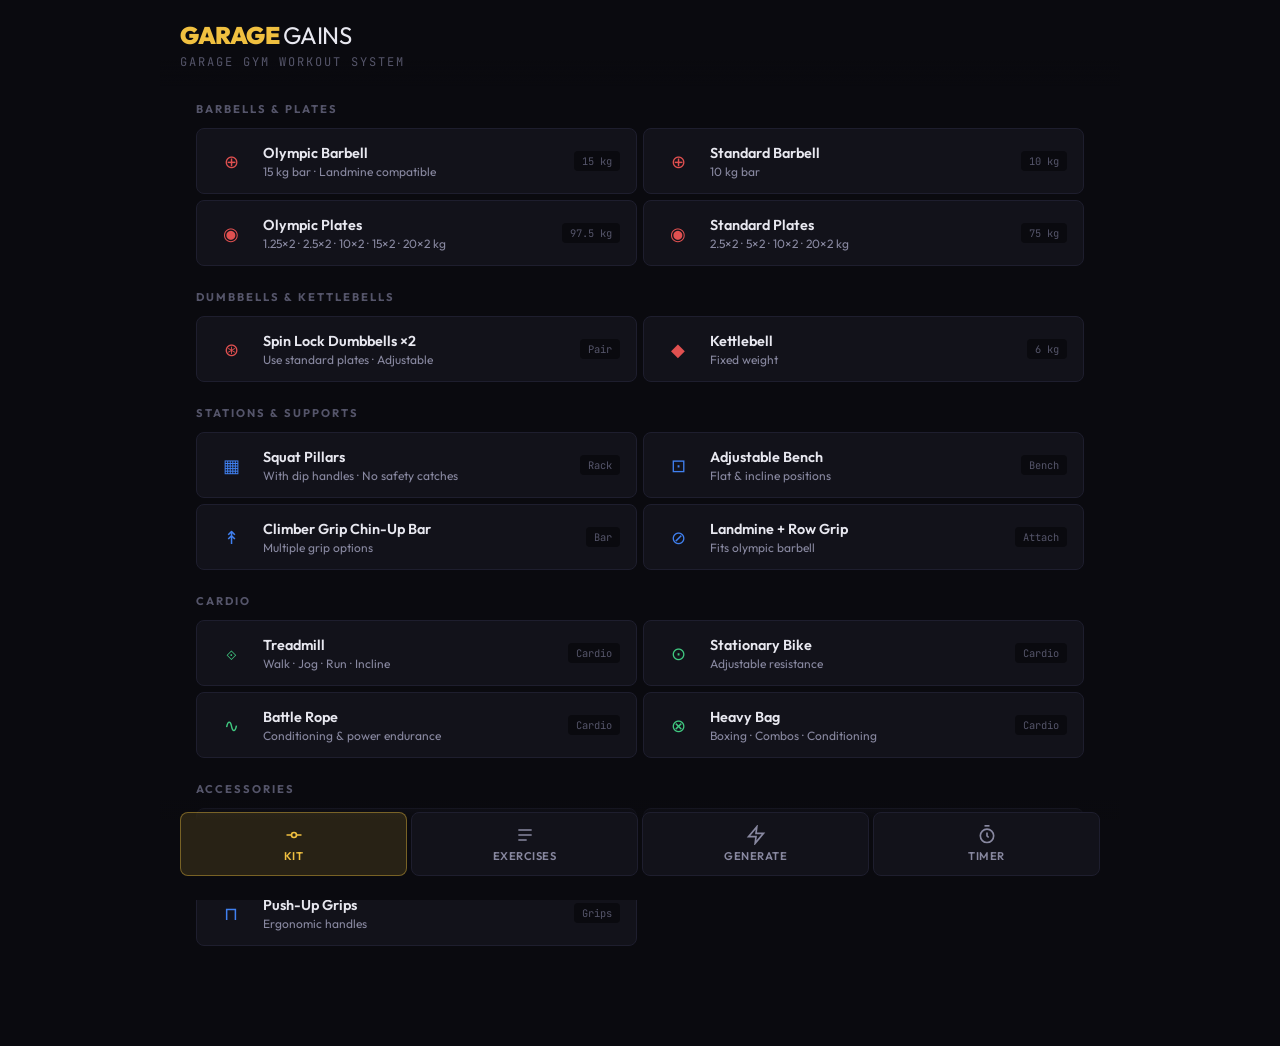
<file: index.html>
<!DOCTYPE html>
<html lang="en">
<head>
<meta charset="UTF-8">
<meta name="viewport" content="width=device-width, initial-scale=1.0, user-scalable=no">
<meta name="apple-mobile-web-app-capable" content="yes">
<meta name="apple-mobile-web-app-status-bar-style" content="black-translucent">
<meta name="theme-color" content="#0a0a0f">
<title>Garage Gains</title>
<link rel="manifest" href="manifest.json">
<link rel="icon" type="image/svg+xml" href="icons/icon.svg">
<link rel="apple-touch-icon" href="icons/icon-192.png">
<link href="https://fonts.googleapis.com/css2?family=Outfit:wght@300;400;500;600;700;800;900&family=JetBrains+Mono:wght@400;500;600&display=swap" rel="stylesheet">
<link rel="stylesheet" href="css/styles.css">
</head>
<body>

<div class="app">
  <div class="header">
    <div class="header-top">
      <div class="logo">Garage <span>Gains</span></div>
    </div>
    <div class="header-sub">Garage Gym Workout System</div>
  </div>

  <!-- ═══ EQUIPMENT PAGE ═══ -->
  <div class="page active" id="page-equip">
    <div class="section-title">Barbells & Plates</div>
    <div class="equip-grid">
      <div class="equip-card">
        <div class="equip-icon strength">⊕</div>
        <div class="equip-info">
          <div class="equip-name">Olympic Barbell</div>
          <div class="equip-detail">15 kg bar · Landmine compatible</div>
        </div>
        <div class="equip-tag">15 kg</div>
      </div>
      <div class="equip-card">
        <div class="equip-icon strength">⊕</div>
        <div class="equip-info">
          <div class="equip-name">Standard Barbell</div>
          <div class="equip-detail">10 kg bar</div>
        </div>
        <div class="equip-tag">10 kg</div>
      </div>
      <div class="equip-card">
        <div class="equip-icon strength">◉</div>
        <div class="equip-info">
          <div class="equip-name">Olympic Plates</div>
          <div class="equip-detail">1.25×2 · 2.5×2 · 10×2 · 15×2 · 20×2 kg</div>
        </div>
        <div class="equip-tag">97.5 kg</div>
      </div>
      <div class="equip-card">
        <div class="equip-icon strength">◉</div>
        <div class="equip-info">
          <div class="equip-name">Standard Plates</div>
          <div class="equip-detail">2.5×2 · 5×2 · 10×2 · 20×2 kg</div>
        </div>
        <div class="equip-tag">75 kg</div>
      </div>
    </div>

    <div class="section-title">Dumbbells & Kettlebells</div>
    <div class="equip-grid">
      <div class="equip-card">
        <div class="equip-icon strength">⊛</div>
        <div class="equip-info">
          <div class="equip-name">Spin Lock Dumbbells ×2</div>
          <div class="equip-detail">Use standard plates · Adjustable</div>
        </div>
        <div class="equip-tag">Pair</div>
      </div>
      <div class="equip-card">
        <div class="equip-icon strength">◆</div>
        <div class="equip-info">
          <div class="equip-name">Kettlebell</div>
          <div class="equip-detail">Fixed weight</div>
        </div>
        <div class="equip-tag">6 kg</div>
      </div>
    </div>

    <div class="section-title">Stations & Supports</div>
    <div class="equip-grid">
      <div class="equip-card">
        <div class="equip-icon accessory">▦</div>
        <div class="equip-info">
          <div class="equip-name">Squat Pillars</div>
          <div class="equip-detail">With dip handles · No safety catches</div>
        </div>
        <div class="equip-tag">Rack</div>
      </div>
      <div class="equip-card">
        <div class="equip-icon accessory">⊡</div>
        <div class="equip-info">
          <div class="equip-name">Adjustable Bench</div>
          <div class="equip-detail">Flat & incline positions</div>
        </div>
        <div class="equip-tag">Bench</div>
      </div>
      <div class="equip-card">
        <div class="equip-icon accessory">↟</div>
        <div class="equip-info">
          <div class="equip-name">Climber Grip Chin-Up Bar</div>
          <div class="equip-detail">Multiple grip options</div>
        </div>
        <div class="equip-tag">Bar</div>
      </div>
      <div class="equip-card">
        <div class="equip-icon accessory">⊘</div>
        <div class="equip-info">
          <div class="equip-name">Landmine + Row Grip</div>
          <div class="equip-detail">Fits olympic barbell</div>
        </div>
        <div class="equip-tag">Attach</div>
      </div>
    </div>

    <div class="section-title">Cardio</div>
    <div class="equip-grid">
      <div class="equip-card">
        <div class="equip-icon cardio">⟐</div>
        <div class="equip-info">
          <div class="equip-name">Treadmill</div>
          <div class="equip-detail">Walk · Jog · Run · Incline</div>
        </div>
        <div class="equip-tag">Cardio</div>
      </div>
      <div class="equip-card">
        <div class="equip-icon cardio">⊙</div>
        <div class="equip-info">
          <div class="equip-name">Stationary Bike</div>
          <div class="equip-detail">Adjustable resistance</div>
        </div>
        <div class="equip-tag">Cardio</div>
      </div>
      <div class="equip-card">
        <div class="equip-icon cardio">∿</div>
        <div class="equip-info">
          <div class="equip-name">Battle Rope</div>
          <div class="equip-detail">Conditioning & power endurance</div>
        </div>
        <div class="equip-tag">Cardio</div>
      </div>
      <div class="equip-card">
        <div class="equip-icon cardio">⊗</div>
        <div class="equip-info">
          <div class="equip-name">Heavy Bag</div>
          <div class="equip-detail">Boxing · Combos · Conditioning</div>
        </div>
        <div class="equip-tag">Cardio</div>
      </div>
    </div>

    <div class="section-title">Accessories</div>
    <div class="equip-grid">
      <div class="equip-card">
        <div class="equip-icon accessory">≋</div>
        <div class="equip-info">
          <div class="equip-name">Resistance Bands</div>
          <div class="equip-detail">Full set · Light to heavy</div>
        </div>
        <div class="equip-tag">Set</div>
      </div>
      <div class="equip-card">
        <div class="equip-icon accessory">☊</div>
        <div class="equip-info">
          <div class="equip-name">Ab Roller</div>
          <div class="equip-detail">Core training</div>
        </div>
        <div class="equip-tag">Core</div>
      </div>
      <div class="equip-card">
        <div class="equip-icon accessory">⊓</div>
        <div class="equip-info">
          <div class="equip-name">Push-Up Grips</div>
          <div class="equip-detail">Ergonomic handles</div>
        </div>
        <div class="equip-tag">Grips</div>
      </div>
    </div>
  </div>

  <!-- ═══ EXERCISES PAGE ═══ -->
  <div class="page" id="page-exercises">
    <div class="section-title" style="margin-top:8px">Filter by Muscle Group</div>
    <div class="exercise-filters" id="exerciseFilters"></div>
    <div class="exercise-count" id="exerciseCount"></div>
    <div class="exercise-list" id="exerciseList"></div>
  </div>

  <!-- ═══ GENERATE PAGE ═══ -->
  <div class="page" id="page-generate">
    <div class="section-title" style="margin-top:8px">Workout Type</div>
    <div class="gen-options" id="typeOptions">
      <div class="gen-opt active" data-type="weights" onclick="selectType(this)">
        🏋️<br>Weights
        <small>Strength focus</small>
      </div>
      <div class="gen-opt" data-type="cardio" onclick="selectType(this)">
        🫀<br>Cardio
        <small>Heart rate up</small>
      </div>
      <div class="gen-opt" data-type="circuit" onclick="selectType(this)">
        ⚡<br>Circuit
        <small>Mix of both</small>
      </div>
    </div>

    <div id="focusSection">
      <div class="section-title">Focus Area</div>
      <div class="focus-grid" id="focusOptions">
        <div class="focus-opt active" data-focus="full" onclick="selectFocus(this)">Full Body</div>
        <div class="focus-opt" data-focus="upper" onclick="selectFocus(this)">Upper Body</div>
        <div class="focus-opt" data-focus="lower" onclick="selectFocus(this)">Lower Body</div>
        <div class="focus-opt" data-focus="push" onclick="selectFocus(this)">Push</div>
        <div class="focus-opt" data-focus="pull" onclick="selectFocus(this)">Pull</div>
        <div class="focus-opt" data-focus="core" onclick="selectFocus(this)">Core</div>
      </div>
    </div>

    <div class="section-title">Duration</div>
    <div class="gen-options" id="durationOptions">
      <div class="gen-opt" data-duration="15" onclick="selectDuration(this)">
        15<small>minutes</small>
      </div>
      <div class="gen-opt active" data-duration="30" onclick="selectDuration(this)">
        30<small>minutes</small>
      </div>
      <div class="gen-opt" data-duration="45" onclick="selectDuration(this)">
        45<small>minutes</small>
      </div>
      <div class="gen-opt" data-duration="60" onclick="selectDuration(this)">
        60<small>minutes</small>
      </div>
    </div>

    <div class="section-title">Intensity</div>
    <div class="gen-options" id="intensityOptions">
      <div class="gen-opt" data-intensity="low" onclick="selectIntensity(this)">
        🟢<br>Low
        <small>Recovery / light</small>
      </div>
      <div class="gen-opt active" data-intensity="moderate" onclick="selectIntensity(this)">
        🟡<br>Moderate
        <small>Steady effort</small>
      </div>
      <div class="gen-opt" data-intensity="high" onclick="selectIntensity(this)">
        🔴<br>High
        <small>All out</small>
      </div>
    </div>

    <button class="generate-btn" onclick="generateWorkout()">Generate Workout</button>

    <div id="workoutOutput"></div>
  </div>

  <!-- ═══ TIMER PAGE ═══ -->
  <div class="page" id="page-timer">
    <div class="timer-display">
      <div class="timer-time" id="timerDisplay">01:00</div>
      <div class="timer-label" id="timerLabel">Ready</div>
    </div>

    <div class="section-title" style="margin-top:8px">Presets</div>
    <div class="timer-presets">
      <button class="timer-preset" onclick="setTimerPreset(30, this)">0:30</button>
      <button class="timer-preset active" onclick="setTimerPreset(60, this)">1:00</button>
      <button class="timer-preset" onclick="setTimerPreset(90, this)">1:30</button>
      <button class="timer-preset" onclick="setTimerPreset(120, this)">2:00</button>
      <button class="timer-preset" onclick="setTimerPreset(180, this)">3:00</button>
      <button class="timer-preset" onclick="setTimerPreset(300, this)">5:00</button>
    </div>

    <div class="section-title">Custom</div>
    <div class="timer-custom">
      <label>Seconds</label>
      <input type="number" id="customSeconds" placeholder="e.g. 45" min="1" max="3600" onchange="setCustomTime()">
    </div>

    <div class="timer-controls">
      <button class="timer-btn secondary" onclick="resetTimer()">↻ Reset</button>
      <button class="timer-btn primary" id="timerStartBtn" onclick="startPauseTimer()">▶ Start</button>
    </div>
  </div>

  <!-- ═══ NAV ═══ -->
  <nav class="nav">
    <button class="nav-btn active" onclick="switchPage('equip', this)">
      <svg viewBox="0 0 24 24" fill="none" stroke="currentColor" stroke-width="2"><circle cx="12" cy="12" r="3"/><path d="M3 12h6m6 0h6"/></svg>
      Kit
    </button>
    <button class="nav-btn" onclick="switchPage('exercises', this)">
      <svg viewBox="0 0 24 24" fill="none" stroke="currentColor" stroke-width="2"><path d="M4 6h16M4 12h16M4 18h10"/></svg>
      Exercises
    </button>
    <button class="nav-btn" onclick="switchPage('generate', this)">
      <svg viewBox="0 0 24 24" fill="none" stroke="currentColor" stroke-width="2"><polygon points="13 2 3 14 12 14 11 22 21 10 12 10 13 2"/></svg>
      Generate
    </button>
    <button class="nav-btn" onclick="switchPage('timer', this)">
      <svg viewBox="0 0 24 24" fill="none" stroke="currentColor" stroke-width="2"><circle cx="12" cy="13" r="8"/><path d="M12 9v4l2 2"/><path d="M9 1h6"/></svg>
      Timer
    </button>
  </nav>
</div>

<script src="js/app.js"></script>
<script>
if ('serviceWorker' in navigator) {
  navigator.serviceWorker.register('./sw.js');
}
</script>

</body>
</html>
</file>
<file: css/styles.css>
*, *::before, *::after { margin:0; padding:0; box-sizing:border-box; }

:root {
  --bg: #0a0a0f;
  --bg-card: #12121a;
  --bg-card-hover: #1a1a26;
  --bg-surface: #16161f;
  --border: #1e1e2e;
  --border-bright: #2a2a3e;
  --text: #e8e8f0;
  --text-dim: #8888a0;
  --text-muted: #55556a;
  --accent: #f0c040;
  --accent-dim: #f0c04022;
  --accent-mid: #f0c04066;
  --red: #e05050;
  --green: #40c880;
  --blue: #4080f0;
  --orange: #f08040;
  --radius: 12px;
  --radius-sm: 8px;
  --font: 'Outfit', sans-serif;
  --mono: 'JetBrains Mono', monospace;
}

html { font-size: 16px; }
body {
  font-family: var(--font);
  background: var(--bg);
  color: var(--text);
  min-height: 100dvh;
  overflow-x: hidden;
  -webkit-font-smoothing: antialiased;
}

/* Scrollbar */
::-webkit-scrollbar { width: 4px; }
::-webkit-scrollbar-track { background: transparent; }
::-webkit-scrollbar-thumb { background: var(--border-bright); border-radius: 4px; }

/* ── App Shell ── */
.app {
  max-width: 480px;
  margin: 0 auto;
  min-height: 100dvh;
  position: relative;
  padding-bottom: 80px;
}

/* ── Header ── */
.header {
  padding: 20px 20px 0;
  position: sticky;
  top: 0;
  z-index: 100;
  background: linear-gradient(to bottom, var(--bg) 70%, transparent);
  padding-bottom: 16px;
}
.header-top {
  display: flex;
  align-items: center;
  justify-content: space-between;
  margin-bottom: 4px;
}
.logo {
  font-size: 1.5rem;
  font-weight: 900;
  letter-spacing: -0.5px;
  color: var(--accent);
  text-transform: uppercase;
}
.logo span { color: var(--text); font-weight: 400; }
.header-sub {
  font-size: 0.75rem;
  color: var(--text-muted);
  font-family: var(--mono);
  letter-spacing: 2px;
  text-transform: uppercase;
}

/* ── Navigation ── */
.nav {
  position: fixed;
  bottom: 0;
  left: 50%;
  transform: translateX(-50%);
  width: 100%;
  max-width: 480px;
  background: linear-gradient(to top, var(--bg) 80%, transparent);
  padding: 12px 20px 24px;
  z-index: 100;
  display: flex;
  gap: 4px;
}
.nav-btn {
  flex: 1;
  background: var(--bg-card);
  border: 1px solid var(--border);
  color: var(--text-dim);
  font-family: var(--font);
  font-size: 0.7rem;
  font-weight: 600;
  letter-spacing: 0.5px;
  text-transform: uppercase;
  padding: 12px 4px;
  border-radius: var(--radius-sm);
  cursor: pointer;
  transition: all 0.2s;
  display: flex;
  flex-direction: column;
  align-items: center;
  gap: 4px;
}
.nav-btn svg { width: 20px; height: 20px; }
.nav-btn.active {
  background: var(--accent-dim);
  border-color: var(--accent-mid);
  color: var(--accent);
}
.nav-btn:not(.active):hover { background: var(--bg-card-hover); }

/* ── Pages ── */
.page { display: none; padding: 8px 20px 20px; }
.page.active { display: block; animation: fadeIn 0.3s ease; }
@keyframes fadeIn { from { opacity: 0; transform: translateY(8px); } to { opacity: 1; transform: translateY(0); } }

/* ── Section Titles ── */
.section-title {
  font-size: 0.7rem;
  font-weight: 700;
  letter-spacing: 2px;
  text-transform: uppercase;
  color: var(--text-muted);
  margin: 24px 0 12px;
}
.section-title:first-child { margin-top: 8px; }

/* ── Equipment Cards ── */
.equip-grid { display: flex; flex-direction: column; gap: 6px; }
.equip-card {
  background: var(--bg-card);
  border: 1px solid var(--border);
  border-radius: var(--radius-sm);
  padding: 14px 16px;
  display: flex;
  align-items: center;
  gap: 14px;
  transition: all 0.2s;
}
.equip-card:hover { border-color: var(--border-bright); }
.equip-icon {
  width: 36px;
  height: 36px;
  border-radius: 8px;
  display: flex;
  align-items: center;
  justify-content: center;
  font-size: 1.1rem;
  flex-shrink: 0;
}
.equip-icon.strength { background: var(--red)18; color: var(--red); }
.equip-icon.cardio { background: var(--green)18; color: var(--green); }
.equip-icon.accessory { background: var(--blue)18; color: var(--blue); }
.equip-info { flex: 1; min-width: 0; }
.equip-name { font-weight: 600; font-size: 0.9rem; }
.equip-detail { font-size: 0.75rem; color: var(--text-dim); margin-top: 2px; }
.equip-tag {
  font-family: var(--mono);
  font-size: 0.65rem;
  color: var(--text-muted);
  background: var(--bg);
  padding: 3px 8px;
  border-radius: 4px;
  white-space: nowrap;
}

/* ── Exercise List ── */
.exercise-filters {
  display: flex;
  gap: 6px;
  flex-wrap: wrap;
  margin-bottom: 16px;
}
.filter-btn {
  background: var(--bg-card);
  border: 1px solid var(--border);
  color: var(--text-dim);
  font-family: var(--font);
  font-size: 0.75rem;
  font-weight: 500;
  padding: 7px 14px;
  border-radius: 20px;
  cursor: pointer;
  transition: all 0.2s;
}
.filter-btn.active {
  background: var(--accent-dim);
  border-color: var(--accent-mid);
  color: var(--accent);
}
.exercise-list { display: flex; flex-direction: column; gap: 4px; }
.exercise-item {
  background: var(--bg-card);
  border: 1px solid var(--border);
  border-radius: var(--radius-sm);
  padding: 12px 16px;
  cursor: pointer;
  transition: all 0.2s;
}
.exercise-item:hover { border-color: var(--border-bright); }
.exercise-item-header {
  display: flex;
  justify-content: space-between;
  align-items: center;
}
.exercise-item-name { font-weight: 600; font-size: 0.88rem; }
.exercise-item-muscle {
  font-size: 0.65rem;
  font-family: var(--mono);
  color: var(--text-muted);
  background: var(--bg);
  padding: 2px 8px;
  border-radius: 4px;
}
.exercise-item-equip {
  font-size: 0.73rem;
  color: var(--text-dim);
  margin-top: 4px;
}
.exercise-item-detail {
  display: none;
  margin-top: 10px;
  padding-top: 10px;
  border-top: 1px solid var(--border);
  font-size: 0.8rem;
  color: var(--text-dim);
  line-height: 1.5;
}
.exercise-item.expanded .exercise-item-detail { display: block; }
.exercise-count {
  font-family: var(--mono);
  font-size: 0.75rem;
  color: var(--text-dim);
  margin-bottom: 12px;
}

/* ── Workout Generator ── */
.gen-section { margin-bottom: 24px; }
.gen-label {
  font-size: 0.75rem;
  font-weight: 600;
  letter-spacing: 1px;
  text-transform: uppercase;
  color: var(--text-dim);
  margin-bottom: 10px;
}
.gen-options { display: flex; gap: 8px; flex-wrap: wrap; }
.gen-opt {
  flex: 1;
  min-width: calc(33% - 8px);
  background: var(--bg-card);
  border: 1px solid var(--border);
  color: var(--text-dim);
  font-family: var(--font);
  font-size: 0.85rem;
  font-weight: 600;
  padding: 14px 10px;
  border-radius: var(--radius-sm);
  cursor: pointer;
  text-align: center;
  transition: all 0.2s;
}
.gen-opt.active {
  background: var(--accent-dim);
  border-color: var(--accent-mid);
  color: var(--accent);
}
.gen-opt:not(.active):hover { background: var(--bg-card-hover); }
.gen-opt small {
  display: block;
  font-size: 0.65rem;
  font-weight: 400;
  color: var(--text-muted);
  margin-top: 3px;
}
.gen-opt.active small { color: var(--accent-mid); }

.generate-btn {
  width: 100%;
  padding: 18px;
  background: var(--accent);
  color: var(--bg);
  font-family: var(--font);
  font-size: 1rem;
  font-weight: 800;
  text-transform: uppercase;
  letter-spacing: 2px;
  border: none;
  border-radius: var(--radius);
  cursor: pointer;
  transition: all 0.2s;
  margin-top: 8px;
}
.generate-btn:hover { filter: brightness(1.1); transform: translateY(-1px); }
.generate-btn:active { transform: translateY(0); }

/* ── Workout Output ── */
.workout-output {
  margin-top: 24px;
  animation: fadeIn 0.4s ease;
}
.workout-header-bar {
  display: flex;
  justify-content: space-between;
  align-items: center;
  margin-bottom: 16px;
}
.workout-title {
  font-size: 1.1rem;
  font-weight: 800;
  text-transform: uppercase;
  letter-spacing: 1px;
}
.workout-meta {
  font-family: var(--mono);
  font-size: 0.7rem;
  color: var(--text-muted);
}
.workout-block {
  background: var(--bg-card);
  border: 1px solid var(--border);
  border-radius: var(--radius);
  padding: 16px;
  margin-bottom: 8px;
}
.workout-block-title {
  font-size: 0.65rem;
  font-family: var(--mono);
  color: var(--text-muted);
  text-transform: uppercase;
  letter-spacing: 1.5px;
  margin-bottom: 10px;
}
.workout-exercise {
  display: flex;
  justify-content: space-between;
  align-items: baseline;
  padding: 8px 0;
  border-bottom: 1px solid var(--border);
}
.workout-exercise:last-child { border-bottom: none; }
.we-name { font-weight: 600; font-size: 0.88rem; flex: 1; }
.we-prescription {
  font-family: var(--mono);
  font-size: 0.78rem;
  color: var(--accent);
  text-align: right;
  white-space: nowrap;
  margin-left: 12px;
}
.we-notes {
  font-size: 0.73rem;
  color: var(--text-dim);
  margin-top: 2px;
}
.workout-rest {
  text-align: center;
  font-family: var(--mono);
  font-size: 0.7rem;
  color: var(--text-muted);
  padding: 6px;
}
.circuit-round-info {
  background: var(--accent-dim);
  border: 1px solid var(--accent-mid);
  border-radius: var(--radius-sm);
  padding: 12px 16px;
  margin-bottom: 12px;
  font-size: 0.85rem;
  color: var(--accent);
  font-weight: 600;
  text-align: center;
}
.regen-btn {
  width: 100%;
  padding: 14px;
  background: transparent;
  color: var(--text-dim);
  font-family: var(--font);
  font-size: 0.8rem;
  font-weight: 600;
  text-transform: uppercase;
  letter-spacing: 2px;
  border: 1px solid var(--border);
  border-radius: var(--radius);
  cursor: pointer;
  transition: all 0.2s;
  margin-top: 8px;
}
.regen-btn:hover { border-color: var(--accent-mid); color: var(--accent); }

/* ── Muscle group badges ── */
.muscle-badge {
  display: inline-block;
  font-size: 0.6rem;
  font-family: var(--mono);
  padding: 2px 6px;
  border-radius: 3px;
  margin-right: 4px;
  margin-top: 4px;
}
.muscle-badge.chest { background: #e0505018; color: #e05050; }
.muscle-badge.back { background: #4080f018; color: #4080f0; }
.muscle-badge.shoulders { background: #f0804018; color: #f08040; }
.muscle-badge.arms { background: #c040f018; color: #c040f0; }
.muscle-badge.legs { background: #40c88018; color: #40c880; }
.muscle-badge.core { background: #f0c04018; color: #f0c040; }
.muscle-badge.full { background: #e8e8f018; color: #e8e8f0; }
.muscle-badge.cardio { background: #40c88018; color: #40c880; }

/* ── Focus select for weights ── */
.focus-grid {
  display: grid;
  grid-template-columns: 1fr 1fr;
  gap: 6px;
}
.focus-opt {
  background: var(--bg-card);
  border: 1px solid var(--border);
  color: var(--text-dim);
  font-family: var(--font);
  font-size: 0.8rem;
  font-weight: 600;
  padding: 12px;
  border-radius: var(--radius-sm);
  cursor: pointer;
  text-align: center;
  transition: all 0.2s;
}
.focus-opt.active {
  background: var(--accent-dim);
  border-color: var(--accent-mid);
  color: var(--accent);
}
.focus-opt:not(.active):hover { background: var(--bg-card-hover); }

/* ── Timer Page ── */
.timer-display {
  text-align: center;
  padding: 32px 0 24px;
}
.timer-time {
  font-family: var(--mono);
  font-size: 4.5rem;
  font-weight: 600;
  color: var(--text);
  letter-spacing: 2px;
  line-height: 1;
  margin-bottom: 8px;
  transition: color 0.3s;
}
.timer-time.flash {
  animation: timerFlash 0.5s ease 3;
}
@keyframes timerFlash {
  0%, 100% { color: var(--text); }
  50% { color: var(--accent); }
}
.timer-label {
  font-size: 0.75rem;
  color: var(--text-muted);
  font-family: var(--mono);
  text-transform: uppercase;
  letter-spacing: 2px;
}

.timer-presets {
  display: flex;
  gap: 6px;
  flex-wrap: wrap;
  margin-bottom: 20px;
}
.timer-preset {
  flex: 1;
  min-width: calc(33% - 6px);
  background: var(--bg-card);
  border: 1px solid var(--border);
  color: var(--text-dim);
  font-family: var(--mono);
  font-size: 0.85rem;
  font-weight: 500;
  padding: 12px 8px;
  border-radius: var(--radius-sm);
  cursor: pointer;
  text-align: center;
  transition: all 0.2s;
}
.timer-preset:hover { border-color: var(--border-bright); color: var(--text); }
.timer-preset.active {
  background: var(--accent-dim);
  border-color: var(--accent-mid);
  color: var(--accent);
}

.timer-custom {
  display: flex;
  gap: 8px;
  margin-bottom: 20px;
  align-items: center;
}
.timer-custom label {
  font-size: 0.75rem;
  color: var(--text-dim);
  font-weight: 600;
  text-transform: uppercase;
  letter-spacing: 1px;
  white-space: nowrap;
}
.timer-custom input {
  flex: 1;
  background: var(--bg-card);
  border: 1px solid var(--border);
  color: var(--text);
  font-family: var(--mono);
  font-size: 1rem;
  padding: 10px 12px;
  border-radius: var(--radius-sm);
  outline: none;
  text-align: center;
  -moz-appearance: textfield;
}
.timer-custom input::-webkit-outer-spin-button,
.timer-custom input::-webkit-inner-spin-button { -webkit-appearance: none; margin: 0; }
.timer-custom input:focus { border-color: var(--accent-mid); }

.timer-controls {
  display: flex;
  gap: 8px;
}
.timer-btn {
  flex: 1;
  padding: 16px;
  font-family: var(--font);
  font-size: 0.9rem;
  font-weight: 700;
  text-transform: uppercase;
  letter-spacing: 1px;
  border: none;
  border-radius: var(--radius);
  cursor: pointer;
  transition: all 0.2s;
}
.timer-btn.primary {
  background: var(--accent);
  color: var(--bg);
}
.timer-btn.primary:hover { filter: brightness(1.1); }
.timer-btn.secondary {
  background: var(--bg-card);
  border: 1px solid var(--border);
  color: var(--text-dim);
}
.timer-btn.secondary:hover { border-color: var(--border-bright); color: var(--text); }

/* ── Workout Timer Overlay ── */
.workout-timer-overlay {
  position: fixed;
  top: 0;
  left: 0;
  width: 100%;
  height: 100%;
  background: var(--bg);
  z-index: 1000;
  display: flex;
  flex-direction: column;
  align-items: center;
  justify-content: center;
  animation: fadeIn 0.3s ease;
}
.workout-timer-overlay .wt-close {
  position: absolute;
  top: 16px;
  right: 16px;
  background: var(--bg-card);
  border: 1px solid var(--border);
  color: var(--text-dim);
  width: 40px;
  height: 40px;
  border-radius: 50%;
  font-size: 1.2rem;
  cursor: pointer;
  display: flex;
  align-items: center;
  justify-content: center;
  transition: all 0.2s;
}
.workout-timer-overlay .wt-close:hover { border-color: var(--red); color: var(--red); }

.wt-progress {
  position: absolute;
  top: 0;
  left: 0;
  width: 100%;
  display: flex;
  gap: 2px;
  padding: 8px 12px;
}
.wt-progress-dot {
  flex: 1;
  height: 3px;
  border-radius: 2px;
  background: var(--border);
  transition: background 0.3s;
}
.wt-progress-dot.done { background: var(--accent); }
.wt-progress-dot.current { background: var(--accent-mid); }

.wt-phase {
  font-size: 0.7rem;
  font-family: var(--mono);
  text-transform: uppercase;
  letter-spacing: 2px;
  margin-bottom: 8px;
}
.wt-phase.work { color: var(--green); }
.wt-phase.rest { color: var(--orange); }
.wt-phase.done { color: var(--accent); }

.wt-exercise-name {
  font-size: 1.4rem;
  font-weight: 800;
  text-align: center;
  margin-bottom: 4px;
  padding: 0 20px;
}
.wt-exercise-detail {
  font-size: 0.8rem;
  color: var(--text-dim);
  margin-bottom: 24px;
  text-align: center;
}

.wt-time {
  font-family: var(--mono);
  font-size: 6rem;
  font-weight: 600;
  line-height: 1;
  margin-bottom: 8px;
  transition: color 0.3s;
}
.wt-time.work { color: var(--green); }
.wt-time.rest { color: var(--orange); }
.wt-time.flash {
  animation: timerFlash 0.5s ease 3;
}

.wt-time-label {
  font-size: 0.75rem;
  font-family: var(--mono);
  color: var(--text-muted);
  letter-spacing: 2px;
  text-transform: uppercase;
  margin-bottom: 32px;
}

.wt-controls {
  display: flex;
  gap: 12px;
}
.wt-btn {
  padding: 14px 28px;
  font-family: var(--font);
  font-size: 0.85rem;
  font-weight: 700;
  text-transform: uppercase;
  letter-spacing: 1px;
  border: none;
  border-radius: var(--radius);
  cursor: pointer;
  transition: all 0.2s;
}
.wt-btn.primary {
  background: var(--accent);
  color: var(--bg);
}
.wt-btn.primary:hover { filter: brightness(1.1); }
.wt-btn.secondary {
  background: var(--bg-card);
  border: 1px solid var(--border);
  color: var(--text-dim);
}
.wt-btn.secondary:hover { border-color: var(--border-bright); color: var(--text); }

.wt-upcoming {
  position: absolute;
  bottom: 48px;
  text-align: center;
}
.wt-upcoming-label {
  font-size: 0.65rem;
  font-family: var(--mono);
  color: var(--text-muted);
  text-transform: uppercase;
  letter-spacing: 1.5px;
  margin-bottom: 4px;
}
.wt-upcoming-name {
  font-size: 0.85rem;
  color: var(--text-dim);
  font-weight: 600;
}

/* ── Start Workout Button ── */
.start-workout-btn {
  width: 100%;
  padding: 16px;
  background: var(--green);
  color: var(--bg);
  font-family: var(--font);
  font-size: 0.9rem;
  font-weight: 800;
  text-transform: uppercase;
  letter-spacing: 2px;
  border: none;
  border-radius: var(--radius);
  cursor: pointer;
  transition: all 0.2s;
  margin-top: 8px;
}
.start-workout-btn:hover { filter: brightness(1.1); transform: translateY(-1px); }
.start-workout-btn:active { transform: translateY(0); }

/* ── Tablet ── */
@media (min-width: 600px) {
  .app { max-width: 720px; }
  .page { padding: 8px 28px 20px; }
  .nav { max-width: 720px; }
  .equip-grid { display: grid; grid-template-columns: 1fr 1fr; }
  .exercise-list { display: grid; grid-template-columns: 1fr 1fr; gap: 8px; }
  .focus-grid { grid-template-columns: 1fr 1fr 1fr; }
  .timer-preset { min-width: 0; flex: 1 1 0; }
  .timer-time { font-size: 6rem; }
}

/* ── Desktop ── */
@media (min-width: 1024px) {
  .app { max-width: 960px; }
  .page { padding: 8px 36px 20px; }
  .nav { max-width: 960px; }
  .gen-opt { padding: 18px 14px; }
  .workout-block { padding: 20px; }
  .timer-time { font-size: 8rem; }
}
</file>
<file: garage-gains.css>
*, *::before, *::after { margin:0; padding:0; box-sizing:border-box; }

:root {
  --bg: #0a0a0f;
  --bg-card: #12121a;
  --bg-card-hover: #1a1a26;
  --bg-surface: #16161f;
  --border: #1e1e2e;
  --border-bright: #2a2a3e;
  --text: #e8e8f0;
  --text-dim: #8888a0;
  --text-muted: #55556a;
  --accent: #f0c040;
  --accent-dim: #f0c04022;
  --accent-mid: #f0c04066;
  --red: #e05050;
  --green: #40c880;
  --blue: #4080f0;
  --orange: #f08040;
  --radius: 12px;
  --radius-sm: 8px;
  --font: 'Outfit', sans-serif;
  --mono: 'JetBrains Mono', monospace;
}

html { font-size: 16px; }
body {
  font-family: var(--font);
  background: var(--bg);
  color: var(--text);
  min-height: 100dvh;
  overflow-x: hidden;
  -webkit-font-smoothing: antialiased;
}

/* Scrollbar */
::-webkit-scrollbar { width: 4px; }
::-webkit-scrollbar-track { background: transparent; }
::-webkit-scrollbar-thumb { background: var(--border-bright); border-radius: 4px; }

/* ── App Shell ── */
.app {
  max-width: 480px;
  margin: 0 auto;
  min-height: 100dvh;
  position: relative;
  padding-bottom: 80px;
}

/* ── Header ── */
.header {
  padding: 20px 20px 0;
  position: sticky;
  top: 0;
  z-index: 100;
  background: linear-gradient(to bottom, var(--bg) 70%, transparent);
  padding-bottom: 16px;
}
.header-top {
  display: flex;
  align-items: center;
  justify-content: space-between;
  margin-bottom: 4px;
}
.logo {
  font-size: 1.5rem;
  font-weight: 900;
  letter-spacing: -0.5px;
  color: var(--accent);
  text-transform: uppercase;
}
.logo span { color: var(--text); font-weight: 400; }
.header-sub {
  font-size: 0.75rem;
  color: var(--text-muted);
  font-family: var(--mono);
  letter-spacing: 2px;
  text-transform: uppercase;
}

/* ── Navigation ── */
.nav {
  position: fixed;
  bottom: 0;
  left: 50%;
  transform: translateX(-50%);
  width: 100%;
  max-width: 480px;
  background: linear-gradient(to top, var(--bg) 80%, transparent);
  padding: 12px 20px 24px;
  z-index: 100;
  display: flex;
  gap: 4px;
}
.nav-btn {
  flex: 1;
  background: var(--bg-card);
  border: 1px solid var(--border);
  color: var(--text-dim);
  font-family: var(--font);
  font-size: 0.7rem;
  font-weight: 600;
  letter-spacing: 0.5px;
  text-transform: uppercase;
  padding: 12px 4px;
  border-radius: var(--radius-sm);
  cursor: pointer;
  transition: all 0.2s;
  display: flex;
  flex-direction: column;
  align-items: center;
  gap: 4px;
}
.nav-btn svg { width: 20px; height: 20px; }
.nav-btn.active {
  background: var(--accent-dim);
  border-color: var(--accent-mid);
  color: var(--accent);
}
.nav-btn:not(.active):hover { background: var(--bg-card-hover); }

/* ── Pages ── */
.page { display: none; padding: 8px 20px 20px; }
.page.active { display: block; animation: fadeIn 0.3s ease; }
@keyframes fadeIn { from { opacity: 0; transform: translateY(8px); } to { opacity: 1; transform: translateY(0); } }

/* ── Section Titles ── */
.section-title {
  font-size: 0.7rem;
  font-weight: 700;
  letter-spacing: 2px;
  text-transform: uppercase;
  color: var(--text-muted);
  margin: 24px 0 12px;
}
.section-title:first-child { margin-top: 8px; }

/* ── Equipment Cards ── */
.equip-grid { display: flex; flex-direction: column; gap: 6px; }
.equip-card {
  background: var(--bg-card);
  border: 1px solid var(--border);
  border-radius: var(--radius-sm);
  padding: 14px 16px;
  display: flex;
  align-items: center;
  gap: 14px;
  transition: all 0.2s;
}
.equip-card:hover { border-color: var(--border-bright); }
.equip-icon {
  width: 36px;
  height: 36px;
  border-radius: 8px;
  display: flex;
  align-items: center;
  justify-content: center;
  font-size: 1.1rem;
  flex-shrink: 0;
}
.equip-icon.strength { background: var(--red)18; color: var(--red); }
.equip-icon.cardio { background: var(--green)18; color: var(--green); }
.equip-icon.accessory { background: var(--blue)18; color: var(--blue); }
.equip-info { flex: 1; min-width: 0; }
.equip-name { font-weight: 600; font-size: 0.9rem; }
.equip-detail { font-size: 0.75rem; color: var(--text-dim); margin-top: 2px; }
.equip-tag {
  font-family: var(--mono);
  font-size: 0.65rem;
  color: var(--text-muted);
  background: var(--bg);
  padding: 3px 8px;
  border-radius: 4px;
  white-space: nowrap;
}

/* ── Exercise List ── */
.exercise-filters {
  display: flex;
  gap: 6px;
  flex-wrap: wrap;
  margin-bottom: 16px;
}
.filter-btn {
  background: var(--bg-card);
  border: 1px solid var(--border);
  color: var(--text-dim);
  font-family: var(--font);
  font-size: 0.75rem;
  font-weight: 500;
  padding: 7px 14px;
  border-radius: 20px;
  cursor: pointer;
  transition: all 0.2s;
}
.filter-btn.active {
  background: var(--accent-dim);
  border-color: var(--accent-mid);
  color: var(--accent);
}
.exercise-list { display: flex; flex-direction: column; gap: 4px; }
.exercise-item {
  background: var(--bg-card);
  border: 1px solid var(--border);
  border-radius: var(--radius-sm);
  padding: 12px 16px;
  cursor: pointer;
  transition: all 0.2s;
}
.exercise-item:hover { border-color: var(--border-bright); }
.exercise-item-header {
  display: flex;
  justify-content: space-between;
  align-items: center;
}
.exercise-item-name { font-weight: 600; font-size: 0.88rem; }
.exercise-item-muscle {
  font-size: 0.65rem;
  font-family: var(--mono);
  color: var(--text-muted);
  background: var(--bg);
  padding: 2px 8px;
  border-radius: 4px;
}
.exercise-item-equip {
  font-size: 0.73rem;
  color: var(--text-dim);
  margin-top: 4px;
}
.exercise-item-detail {
  display: none;
  margin-top: 10px;
  padding-top: 10px;
  border-top: 1px solid var(--border);
  font-size: 0.8rem;
  color: var(--text-dim);
  line-height: 1.5;
}
.exercise-item.expanded .exercise-item-detail { display: block; }
.exercise-count {
  font-family: var(--mono);
  font-size: 0.75rem;
  color: var(--text-dim);
  margin-bottom: 12px;
}

/* ── Workout Generator ── */
.gen-section { margin-bottom: 24px; }
.gen-label {
  font-size: 0.75rem;
  font-weight: 600;
  letter-spacing: 1px;
  text-transform: uppercase;
  color: var(--text-dim);
  margin-bottom: 10px;
}
.gen-options { display: flex; gap: 8px; flex-wrap: wrap; }
.gen-opt {
  flex: 1;
  min-width: calc(33% - 8px);
  background: var(--bg-card);
  border: 1px solid var(--border);
  color: var(--text-dim);
  font-family: var(--font);
  font-size: 0.85rem;
  font-weight: 600;
  padding: 14px 10px;
  border-radius: var(--radius-sm);
  cursor: pointer;
  text-align: center;
  transition: all 0.2s;
}
.gen-opt.active {
  background: var(--accent-dim);
  border-color: var(--accent-mid);
  color: var(--accent);
}
.gen-opt:not(.active):hover { background: var(--bg-card-hover); }
.gen-opt small {
  display: block;
  font-size: 0.65rem;
  font-weight: 400;
  color: var(--text-muted);
  margin-top: 3px;
}
.gen-opt.active small { color: var(--accent-mid); }

.generate-btn {
  width: 100%;
  padding: 18px;
  background: var(--accent);
  color: var(--bg);
  font-family: var(--font);
  font-size: 1rem;
  font-weight: 800;
  text-transform: uppercase;
  letter-spacing: 2px;
  border: none;
  border-radius: var(--radius);
  cursor: pointer;
  transition: all 0.2s;
  margin-top: 8px;
}
.generate-btn:hover { filter: brightness(1.1); transform: translateY(-1px); }
.generate-btn:active { transform: translateY(0); }

/* ── Workout Output ── */
.workout-output {
  margin-top: 24px;
  animation: fadeIn 0.4s ease;
}
.workout-header-bar {
  display: flex;
  justify-content: space-between;
  align-items: center;
  margin-bottom: 16px;
}
.workout-title {
  font-size: 1.1rem;
  font-weight: 800;
  text-transform: uppercase;
  letter-spacing: 1px;
}
.workout-meta {
  font-family: var(--mono);
  font-size: 0.7rem;
  color: var(--text-muted);
}
.workout-block {
  background: var(--bg-card);
  border: 1px solid var(--border);
  border-radius: var(--radius);
  padding: 16px;
  margin-bottom: 8px;
}
.workout-block-title {
  font-size: 0.65rem;
  font-family: var(--mono);
  color: var(--text-muted);
  text-transform: uppercase;
  letter-spacing: 1.5px;
  margin-bottom: 10px;
}
.workout-exercise {
  display: flex;
  justify-content: space-between;
  align-items: baseline;
  padding: 8px 0;
  border-bottom: 1px solid var(--border);
}
.workout-exercise:last-child { border-bottom: none; }
.we-name { font-weight: 600; font-size: 0.88rem; flex: 1; }
.we-prescription {
  font-family: var(--mono);
  font-size: 0.78rem;
  color: var(--accent);
  text-align: right;
  white-space: nowrap;
  margin-left: 12px;
}
.we-notes {
  font-size: 0.73rem;
  color: var(--text-dim);
  margin-top: 2px;
}
.workout-rest {
  text-align: center;
  font-family: var(--mono);
  font-size: 0.7rem;
  color: var(--text-muted);
  padding: 6px;
}
.circuit-round-info {
  background: var(--accent-dim);
  border: 1px solid var(--accent-mid);
  border-radius: var(--radius-sm);
  padding: 12px 16px;
  margin-bottom: 12px;
  font-size: 0.85rem;
  color: var(--accent);
  font-weight: 600;
  text-align: center;
}
.regen-btn {
  width: 100%;
  padding: 14px;
  background: transparent;
  color: var(--text-dim);
  font-family: var(--font);
  font-size: 0.8rem;
  font-weight: 600;
  text-transform: uppercase;
  letter-spacing: 2px;
  border: 1px solid var(--border);
  border-radius: var(--radius);
  cursor: pointer;
  transition: all 0.2s;
  margin-top: 8px;
}
.regen-btn:hover { border-color: var(--accent-mid); color: var(--accent); }

/* ── Muscle group badges ── */
.muscle-badge {
  display: inline-block;
  font-size: 0.6rem;
  font-family: var(--mono);
  padding: 2px 6px;
  border-radius: 3px;
  margin-right: 4px;
  margin-top: 4px;
}
.muscle-badge.chest { background: #e0505018; color: #e05050; }
.muscle-badge.back { background: #4080f018; color: #4080f0; }
.muscle-badge.shoulders { background: #f0804018; color: #f08040; }
.muscle-badge.arms { background: #c040f018; color: #c040f0; }
.muscle-badge.legs { background: #40c88018; color: #40c880; }
.muscle-badge.core { background: #f0c04018; color: #f0c040; }
.muscle-badge.full { background: #e8e8f018; color: #e8e8f0; }
.muscle-badge.cardio { background: #40c88018; color: #40c880; }

/* ── Focus select for weights ── */
.focus-grid {
  display: grid;
  grid-template-columns: 1fr 1fr;
  gap: 6px;
}
.focus-opt {
  background: var(--bg-card);
  border: 1px solid var(--border);
  color: var(--text-dim);
  font-family: var(--font);
  font-size: 0.8rem;
  font-weight: 600;
  padding: 12px;
  border-radius: var(--radius-sm);
  cursor: pointer;
  text-align: center;
  transition: all 0.2s;
}
.focus-opt.active {
  background: var(--accent-dim);
  border-color: var(--accent-mid);
  color: var(--accent);
}
.focus-opt:not(.active):hover { background: var(--bg-card-hover); }

/* ── Timer Page ── */
.timer-display {
  text-align: center;
  padding: 32px 0 24px;
}
.timer-time {
  font-family: var(--mono);
  font-size: 4.5rem;
  font-weight: 600;
  color: var(--text);
  letter-spacing: 2px;
  line-height: 1;
  margin-bottom: 8px;
  transition: color 0.3s;
}
.timer-time.flash {
  animation: timerFlash 0.5s ease 3;
}
@keyframes timerFlash {
  0%, 100% { color: var(--text); }
  50% { color: var(--accent); }
}
.timer-label {
  font-size: 0.75rem;
  color: var(--text-muted);
  font-family: var(--mono);
  text-transform: uppercase;
  letter-spacing: 2px;
}

.timer-presets {
  display: flex;
  gap: 6px;
  flex-wrap: wrap;
  margin-bottom: 20px;
}
.timer-preset {
  flex: 1;
  min-width: calc(33% - 6px);
  background: var(--bg-card);
  border: 1px solid var(--border);
  color: var(--text-dim);
  font-family: var(--mono);
  font-size: 0.85rem;
  font-weight: 500;
  padding: 12px 8px;
  border-radius: var(--radius-sm);
  cursor: pointer;
  text-align: center;
  transition: all 0.2s;
}
.timer-preset:hover { border-color: var(--border-bright); color: var(--text); }
.timer-preset.active {
  background: var(--accent-dim);
  border-color: var(--accent-mid);
  color: var(--accent);
}

.timer-custom {
  display: flex;
  gap: 8px;
  margin-bottom: 20px;
  align-items: center;
}
.timer-custom label {
  font-size: 0.75rem;
  color: var(--text-dim);
  font-weight: 600;
  text-transform: uppercase;
  letter-spacing: 1px;
  white-space: nowrap;
}
.timer-custom input {
  flex: 1;
  background: var(--bg-card);
  border: 1px solid var(--border);
  color: var(--text);
  font-family: var(--mono);
  font-size: 1rem;
  padding: 10px 12px;
  border-radius: var(--radius-sm);
  outline: none;
  text-align: center;
  -moz-appearance: textfield;
}
.timer-custom input::-webkit-outer-spin-button,
.timer-custom input::-webkit-inner-spin-button { -webkit-appearance: none; margin: 0; }
.timer-custom input:focus { border-color: var(--accent-mid); }

.timer-controls {
  display: flex;
  gap: 8px;
}
.timer-btn {
  flex: 1;
  padding: 16px;
  font-family: var(--font);
  font-size: 0.9rem;
  font-weight: 700;
  text-transform: uppercase;
  letter-spacing: 1px;
  border: none;
  border-radius: var(--radius);
  cursor: pointer;
  transition: all 0.2s;
}
.timer-btn.primary {
  background: var(--accent);
  color: var(--bg);
}
.timer-btn.primary:hover { filter: brightness(1.1); }
.timer-btn.secondary {
  background: var(--bg-card);
  border: 1px solid var(--border);
  color: var(--text-dim);
}
.timer-btn.secondary:hover { border-color: var(--border-bright); color: var(--text); }

/* ── Workout Timer Overlay ── */
.workout-timer-overlay {
  position: fixed;
  top: 0;
  left: 0;
  width: 100%;
  height: 100%;
  background: var(--bg);
  z-index: 1000;
  display: flex;
  flex-direction: column;
  align-items: center;
  justify-content: center;
  animation: fadeIn 0.3s ease;
}
.workout-timer-overlay .wt-close {
  position: absolute;
  top: 16px;
  right: 16px;
  background: var(--bg-card);
  border: 1px solid var(--border);
  color: var(--text-dim);
  width: 40px;
  height: 40px;
  border-radius: 50%;
  font-size: 1.2rem;
  cursor: pointer;
  display: flex;
  align-items: center;
  justify-content: center;
  transition: all 0.2s;
}
.workout-timer-overlay .wt-close:hover { border-color: var(--red); color: var(--red); }

.wt-progress {
  position: absolute;
  top: 0;
  left: 0;
  width: 100%;
  display: flex;
  gap: 2px;
  padding: 8px 12px;
}
.wt-progress-dot {
  flex: 1;
  height: 3px;
  border-radius: 2px;
  background: var(--border);
  transition: background 0.3s;
}
.wt-progress-dot.done { background: var(--accent); }
.wt-progress-dot.current { background: var(--accent-mid); }

.wt-phase {
  font-size: 0.7rem;
  font-family: var(--mono);
  text-transform: uppercase;
  letter-spacing: 2px;
  margin-bottom: 8px;
}
.wt-phase.work { color: var(--green); }
.wt-phase.rest { color: var(--orange); }
.wt-phase.done { color: var(--accent); }

.wt-exercise-name {
  font-size: 1.4rem;
  font-weight: 800;
  text-align: center;
  margin-bottom: 4px;
  padding: 0 20px;
}
.wt-exercise-detail {
  font-size: 0.8rem;
  color: var(--text-dim);
  margin-bottom: 24px;
  text-align: center;
}

.wt-time {
  font-family: var(--mono);
  font-size: 6rem;
  font-weight: 600;
  line-height: 1;
  margin-bottom: 8px;
  transition: color 0.3s;
}
.wt-time.work { color: var(--green); }
.wt-time.rest { color: var(--orange); }
.wt-time.flash {
  animation: timerFlash 0.5s ease 3;
}

.wt-time-label {
  font-size: 0.75rem;
  font-family: var(--mono);
  color: var(--text-muted);
  letter-spacing: 2px;
  text-transform: uppercase;
  margin-bottom: 32px;
}

.wt-controls {
  display: flex;
  gap: 12px;
}
.wt-btn {
  padding: 14px 28px;
  font-family: var(--font);
  font-size: 0.85rem;
  font-weight: 700;
  text-transform: uppercase;
  letter-spacing: 1px;
  border: none;
  border-radius: var(--radius);
  cursor: pointer;
  transition: all 0.2s;
}
.wt-btn.primary {
  background: var(--accent);
  color: var(--bg);
}
.wt-btn.primary:hover { filter: brightness(1.1); }
.wt-btn.secondary {
  background: var(--bg-card);
  border: 1px solid var(--border);
  color: var(--text-dim);
}
.wt-btn.secondary:hover { border-color: var(--border-bright); color: var(--text); }

.wt-upcoming {
  position: absolute;
  bottom: 48px;
  text-align: center;
}
.wt-upcoming-label {
  font-size: 0.65rem;
  font-family: var(--mono);
  color: var(--text-muted);
  text-transform: uppercase;
  letter-spacing: 1.5px;
  margin-bottom: 4px;
}
.wt-upcoming-name {
  font-size: 0.85rem;
  color: var(--text-dim);
  font-weight: 600;
}

/* ── Start Workout Button ── */
.start-workout-btn {
  width: 100%;
  padding: 16px;
  background: var(--green);
  color: var(--bg);
  font-family: var(--font);
  font-size: 0.9rem;
  font-weight: 800;
  text-transform: uppercase;
  letter-spacing: 2px;
  border: none;
  border-radius: var(--radius);
  cursor: pointer;
  transition: all 0.2s;
  margin-top: 8px;
}
.start-workout-btn:hover { filter: brightness(1.1); transform: translateY(-1px); }
.start-workout-btn:active { transform: translateY(0); }

/* ── Tablet ── */
@media (min-width: 600px) {
  .app { max-width: 720px; }
  .page { padding: 8px 28px 20px; }
  .nav { max-width: 720px; }
  .equip-grid { display: grid; grid-template-columns: 1fr 1fr; }
  .exercise-list { display: grid; grid-template-columns: 1fr 1fr; gap: 8px; }
  .focus-grid { grid-template-columns: 1fr 1fr 1fr; }
  .timer-preset { min-width: 0; flex: 1 1 0; }
  .timer-time { font-size: 6rem; }
}

/* ── Desktop ── */
@media (min-width: 1024px) {
  .app { max-width: 960px; }
  .page { padding: 8px 36px 20px; }
  .nav { max-width: 960px; }
  .gen-opt { padding: 18px 14px; }
  .workout-block { padding: 20px; }
  .timer-time { font-size: 8rem; }
}
</file>
